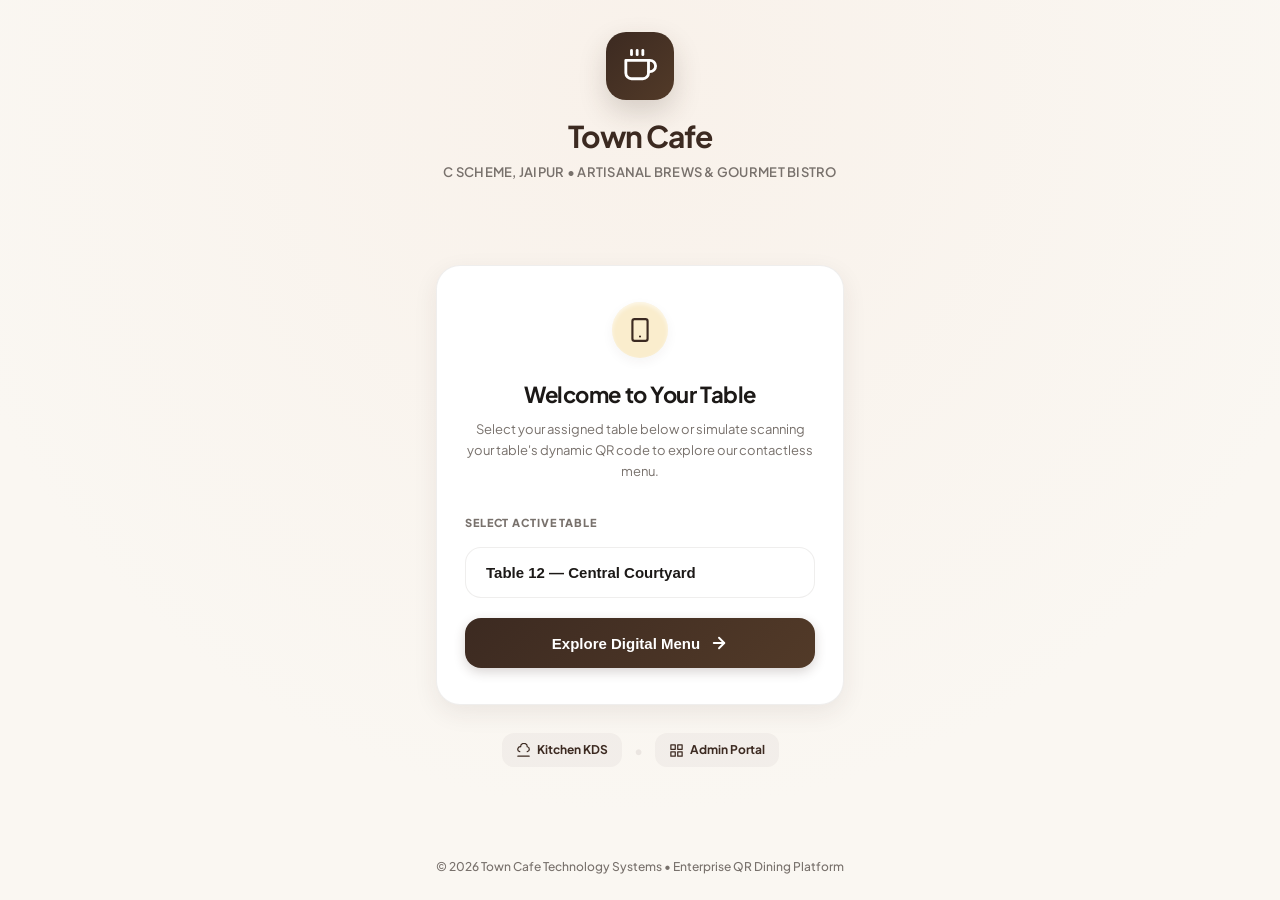
<file: index.html>
<!DOCTYPE html>
<html lang="en">
<head>
  <meta charset="UTF-8">
  <meta name="viewport" content="width=device-width, initial-scale=1.0, maximum-scale=1.0, user-scalable=no">
  <title>Town Cafe — Premium QR Dining Experience</title>
  <link rel="stylesheet" href="css/style.css">
  <link rel="preconnect" href="https://fonts.googleapis.com">
  <link rel="preconnect" href="https://fonts.gstatic.com" crossorigin>
  <link href="https://fonts.googleapis.com/css2?family=Plus+Jakarta+Sans:wght@400;500;600;700;800&display=swap" rel="stylesheet">
  
  <style>
    /* Page-Specific Polish Styles */
    .landing-body {
      min-height: 100vh;
      display: flex;
      flex-direction: column;
      justify-content: space-between;
      background: radial-gradient(circle at 50% 10%, rgba(212, 163, 115, 0.15) 0%, rgba(250, 247, 242, 1) 70%);
    }

    .brand-logo-container {
      position: relative;
      display: inline-flex;
      align-items: center;
      justify-content: center;
      background: linear-gradient(135deg, var(--brand-brown) 0%, var(--brand-brown-light) 100%);
      color: #FFFFFF;
      border-radius: 20px;
      width: 68px;
      height: 68px;
      box-shadow: 0 12px 28px rgba(60, 42, 33, 0.18);
      transition: var(--transition-spring);
    }

    .brand-logo-container:hover {
      transform: scale(1.04) rotate(-2deg);
    }

    .icon-wrapper-badge {
      width: 56px;
      height: 56px;
      border-radius: 50%;
      background: var(--brand-cream);
      color: var(--brand-brown);
      display: inline-flex;
      align-items: center;
      justify-content: center;
      margin-bottom: 20px;
      box-shadow: inset 0 2px 4px rgba(255, 255, 255, 0.6), 0 4px 12px rgba(60, 42, 33, 0.05);
    }

    .select-custom {
      appearance: none;
      -webkit-appearance: none;
      width: 100%;
      padding: 16px 20px;
      border-radius: 16px;
      border: 1px solid var(--border-light);
      background: var(--bg-surface);
      color: var(--text-main);
      font-weight: 600;
      font-size: 15px;
      outline: none;
      cursor: pointer;
      transition: var(--transition-smooth);
      background-image: url("data:image/svg+xml,%3Csvg xmlns='http://www.w3.org/2000/svg' width='16' height='16' viewBox='0 0 24 24' fill='none' stroke='%3C3C2A21' stroke-width='2.5' stroke-linecap='round' stroke-linejoin='round'%3E%3Cpolyline points='6 9 12 15 18 9'%3E%3C/polyline%3E%3C/svg%3E");
      background-repeat: no-repeat;
      background-position: right 18px center;
      padding-right: 48px;
    }

    .select-custom:focus {
      border-color: var(--brand-gold);
      box-shadow: 0 0 0 4px rgba(212, 163, 115, 0.2);
    }

    .portal-shortcut-link {
      display: inline-flex;
      align-items: center;
      gap: 6px;
      color: var(--brand-brown);
      text-decoration: none;
      padding: 8px 14px;
      border-radius: 12px;
      background: rgba(60, 42, 33, 0.04);
      transition: var(--transition-fast);
    }

    .portal-shortcut-link:hover {
      background: rgba(60, 42, 33, 0.08);
      transform: translateY(-1px);
    }
  </style>
</head>
<body class="landing-body">

  <!-- Brand Header -->
  <header style="padding: 32px 24px 16px 24px; text-align: center;">
    <div class="brand-logo-container">
      <svg width="34" height="34" viewBox="0 0 24 24" fill="none" stroke="currentColor" stroke-width="2" stroke-linecap="round" stroke-linejoin="round">
        <path d="M18 8h1a4 4 0 0 1 0 8h-1"></path>
        <path d="M2 8h16v9a4 4 0 0 1-4 4H6a4 4 0 0 1-4-4V8z"></path>
        <line x1="6" y1="1" x2="6" y2="4"></line>
        <line x1="10" y1="1" x2="10" y2="4"></line>
        <line x1="14" y1="1" x2="14" y2="4"></line>
      </svg>
    </div>
    <h1 style="font-size: 30px; margin-top: 14px; color: var(--brand-brown); letter-spacing: -0.03em;">Town Cafe</h1>
    <p style="font-size: 13px; color: var(--text-muted); font-weight: 600; margin-top: 4px; letter-spacing: 0.02em;">
      C SCHEME, JAIPUR &bull; ARTISANAL BREWS & GOURMET BISTRO
    </p>
  </header>

  <!-- Interactive QR Simulation & Table Selection -->
  <main class="container" style="max-width: 440px; width: 100%; margin: 0 auto; text-align: center;">
    
    <div class="glass-card" style="padding: 36px 28px; position: relative; overflow: hidden; backdrop-filter: blur(20px);">
      
      <div class="icon-wrapper-badge">
        <svg width="26" height="26" viewBox="0 0 24 24" fill="none" stroke="currentColor" stroke-width="2" stroke-linecap="round" stroke-linejoin="round">
          <rect x="5" y="2" width="14" height="20" rx="2" ry="2"></rect>
          <line x1="12" y1="18" x2="12.01" y2="18"></line>
        </svg>
      </div>

      <h2 style="font-size: 22px; font-weight: 700; color: var(--text-main);">Welcome to Your Table</h2>
      <p style="font-size: 13px; color: var(--text-muted); margin-top: 8px; line-height: 1.6;">
        Select your assigned table below or simulate scanning your table's dynamic QR code to explore our contactless menu.
      </p>

      <!-- Table Selector Dropdown & Action -->
      <div style="margin-top: 28px; display: flex; flex-direction: column; gap: 14px;">
        <div style="text-align: left;">
          <label for="table-select" style="font-size: 11px; font-weight: 800; color: var(--text-muted); letter-spacing: 0.08em; text-transform: uppercase;">
            Select Active Table
          </label>
        </div>
        
        <select id="table-select" class="select-custom">
          <option value="1">Table 01 — Main Indoor Lounge</option>
          <option value="2">Table 02 — Main Indoor Lounge</option>
          <option value="3">Table 03 — Garden Terrace</option>
          <option value="5">Table 05 — Garden Terrace</option>
          <option value="12" selected>Table 12 — Central Courtyard</option>
          <option value="15">Table 15 — Rooftop Deck</option>
        </select>

        <button onclick="proceedToMenu()" class="btn-primary" style="padding: 16px; border-radius: 16px; justify-content: center; font-size: 15px; font-weight: 700; margin-top: 6px; gap: 10px;">
          <span>Explore Digital Menu</span>
          <svg width="18" height="18" viewBox="0 0 24 24" fill="none" stroke="currentColor" stroke-width="2.5" stroke-linecap="round" stroke-linejoin="round">
            <line x1="5" y1="12" x2="19" y2="12"></line>
            <polyline points="12 5 19 12 12 19"></polyline>
          </svg>
        </button>
      </div>
    </div>

    <!-- Quick Enterprise Portal Links -->
    <div style="margin-top: 28px; display: flex; justify-content: center; align-items: center; gap: 12px; font-size: 12px; font-weight: 700;">
      <a href="pages/staff.html" class="portal-shortcut-link">
        <svg width="15" height="15" viewBox="0 0 24 24" fill="none" stroke="currentColor" stroke-width="2" stroke-linecap="round" stroke-linejoin="round">
          <path d="M6 13.87A4 4 0 0 1 7.41 6a5.11 5.11 0 0 1 10.58 0A4 4 0 0 1 18 13.87"></path>
          <path d="M3 21h18"></path>
        </svg>
        Kitchen KDS
      </a>
      
      <span style="color: var(--border-light); font-size: 14px;">&bull;</span>
      
      <a href="pages/admin.html" class="portal-shortcut-link">
        <svg width="15" height="15" viewBox="0 0 24 24" fill="none" stroke="currentColor" stroke-width="2" stroke-linecap="round" stroke-linejoin="round">
          <rect x="3" y="3" width="7" height="7"></rect>
          <rect x="14" y="3" width="7" height="7"></rect>
          <rect x="14" y="14" width="7" height="7"></rect>
          <rect x="3" y="14" width="7" height="7"></rect>
        </svg>
        Admin Portal
      </a>
    </div>

  </main>

  <!-- Footer Info -->
  <footer style="padding: 24px; text-align: center; font-size: 12px; color: var(--text-muted); font-weight: 500;">
    &copy; 2026 Town Cafe Technology Systems &bull; Enterprise QR Dining Platform
  </footer>

  <script src="js/script.js"></script>
  <script>
    function proceedToMenu() {
      const selectedTable = document.getElementById('table-select').value;
      localStorage.setItem('towncafe_table', selectedTable);
      window.location.href = `pages/customer.html?table=${selectedTable}`;
    }
  </script>
</body>
</html>
</file>
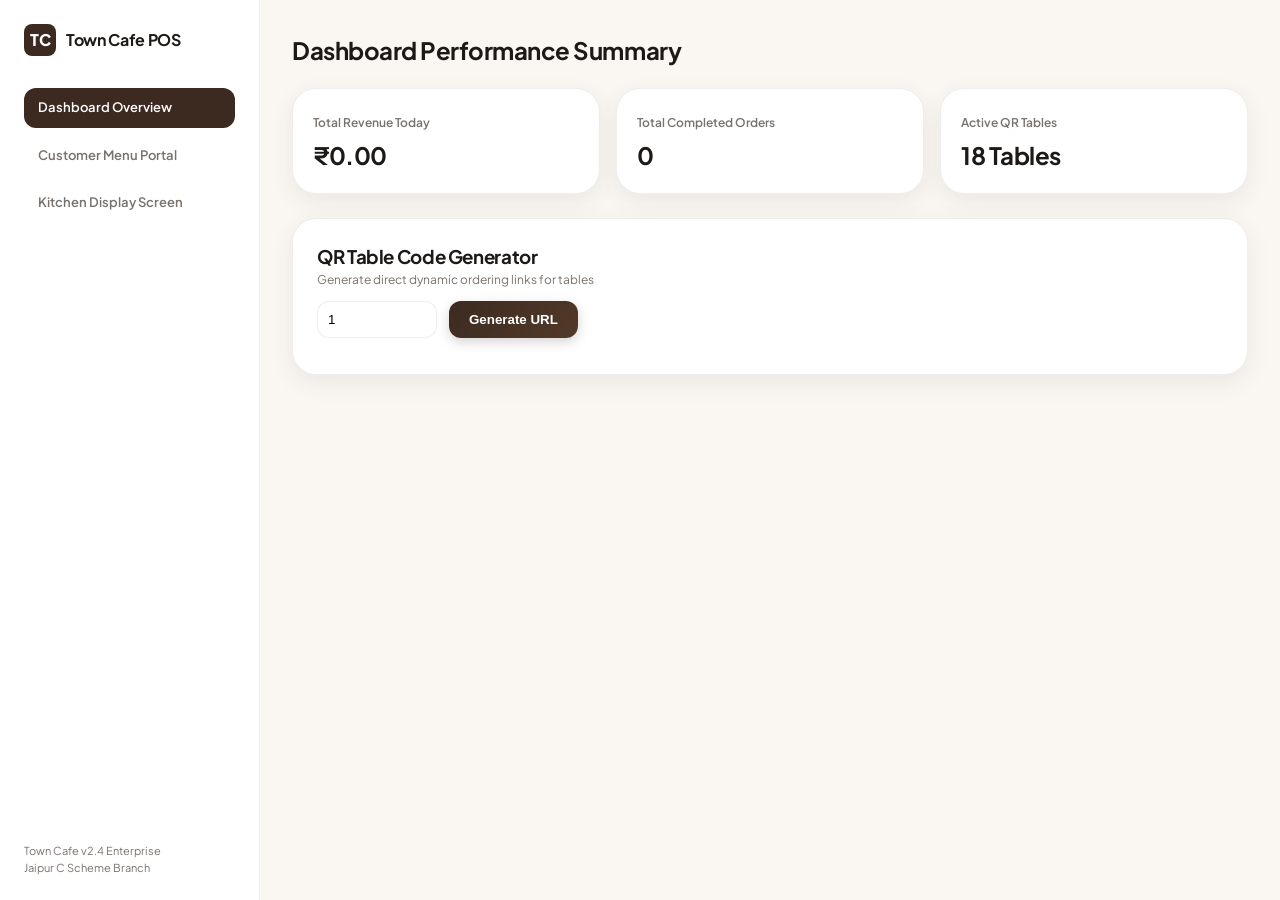
<file: pages/admin.html>
<!DOCTYPE html>
<html lang="en">
<head>
  <meta charset="UTF-8">
  <meta name="viewport" content="width=device-width, initial-scale=1.0">
  <title>Admin Operations & Analytics — Town Cafe</title>
  <link rel="stylesheet" href="../css/style.css">
  <link href="https://fonts.googleapis.com/css2?family=Plus+Jakarta+Sans:wght@400;500;600;700;800&display=swap" rel="stylesheet">
</head>
<body>

  <div style="display: flex; min-height: 100vh;">
    <!-- Left Navigation Sidebar -->
    <aside style="width: 260px; background: var(--bg-surface); border-right: 1px solid var(--border-light); padding: 24px; display: flex; flex-direction: column; justify-content: space-between;">
      <div>
        <div style="display: flex; align-items: center; gap: 10px; margin-bottom: 32px;">
          <div style="background: var(--brand-brown); color: white; border-radius: 8px; width: 32px; height: 32px; display: flex; align-items: center; justify-content: center; font-weight: 800;">TC</div>
          <h3 style="font-size: 16px;">Town Cafe POS</h3>
        </div>

        <nav style="display: flex; flex-direction: column; gap: 8px;">
          <a href="#" style="text-decoration: none; padding: 10px 14px; border-radius: 12px; background: var(--brand-brown); color: white; font-weight: 600; font-size: 13px;">Dashboard Overview</a>
          <a href="customer.html" style="text-decoration: none; padding: 10px 14px; border-radius: 12px; color: var(--text-muted); font-weight: 600; font-size: 13px;">Customer Menu Portal</a>
          <a href="staff.html" style="text-decoration: none; padding: 10px 14px; border-radius: 12px; color: var(--text-muted); font-weight: 600; font-size: 13px;">Kitchen Display Screen</a>
        </nav>
      </div>

      <div style="font-size: 11px; color: var(--text-muted);">
        Town Cafe v2.4 Enterprise<br>Jaipur C Scheme Branch
      </div>
    </aside>

    <!-- Main Content Area -->
    <main style="flex-grow: 1; padding: 32px;">
      <h2>Dashboard Performance Summary</h2>
      
      <!-- Top Analytics Metric Cards -->
      <div style="display: grid; grid-template-columns: repeat(auto-fit, minmax(220px, 1fr)); gap: 16px; margin-top: 20px;">
        <div class="glass-card" style="padding: 20px;">
          <span style="font-size: 12px; color: var(--text-muted); font-weight: 600;">Total Revenue Today</span>
          <h3 style="font-size: 24px; margin-top: 4px;" id="admin-rev-sum">₹0.00</h3>
        </div>
        <div class="glass-card" style="padding: 20px;">
          <span style="font-size: 12px; color: var(--text-muted); font-weight: 600;">Total Completed Orders</span>
          <h3 style="font-size: 24px; margin-top: 4px;" id="admin-orders-count">0</h3>
        </div>
        <div class="glass-card" style="padding: 20px;">
          <span style="font-size: 12px; color: var(--text-muted); font-weight: 600;">Active QR Tables</span>
          <h3 style="font-size: 24px; margin-top: 4px;">18 Tables</h3>
        </div>
      </div>

      <!-- Quick QR Code Generator Component -->
      <section class="glass-card" style="padding: 24px; margin-top: 24px;">
        <h3>QR Table Code Generator</h3>
        <p style="font-size: 12px; color: var(--text-muted); margin-bottom: 12px;">Generate direct dynamic ordering links for tables</p>
        <div style="display: flex; gap: 12px; max-width: 400px;">
          <input type="number" id="qr-table-input" value="1" placeholder="Enter Table No" style="padding: 10px; border-radius: 12px; border: 1px solid var(--border-light); width: 120px;">
          <button onclick="generateQRLink()" class="btn-primary" style="border-radius: 12px; padding: 10px 20px;">Generate URL</button>
        </div>
        <div id="qr-output" style="margin-top: 12px; font-weight: 700; font-size: 13px; color: var(--brand-brown);"></div>
      </section>
    </main>
  </div>

  <script src="../js/script.js"></script>
  <script>
    function renderAdminStats() {
      const orders = TownCafe.getOrders();
      const rev = orders.reduce((acc, o) => acc + o.total, 0);
      document.getElementById('admin-rev-sum').textContent = `₹${rev.toFixed(2)}`;
      document.getElementById('admin-orders-count').textContent = orders.length;
    }

    function generateQRLink() {
      const table = document.getElementById('qr-table-input').value;
      const url = `${window.location.origin}/pages/customer.html?table=${table}`;
      document.getElementById('qr-output').innerHTML = `Generated Table ${table} Link: <a href="${url}" target="_blank">${url}</a>`;
    }

    renderAdminStats();
  </script>
</body>
</html>
</file>
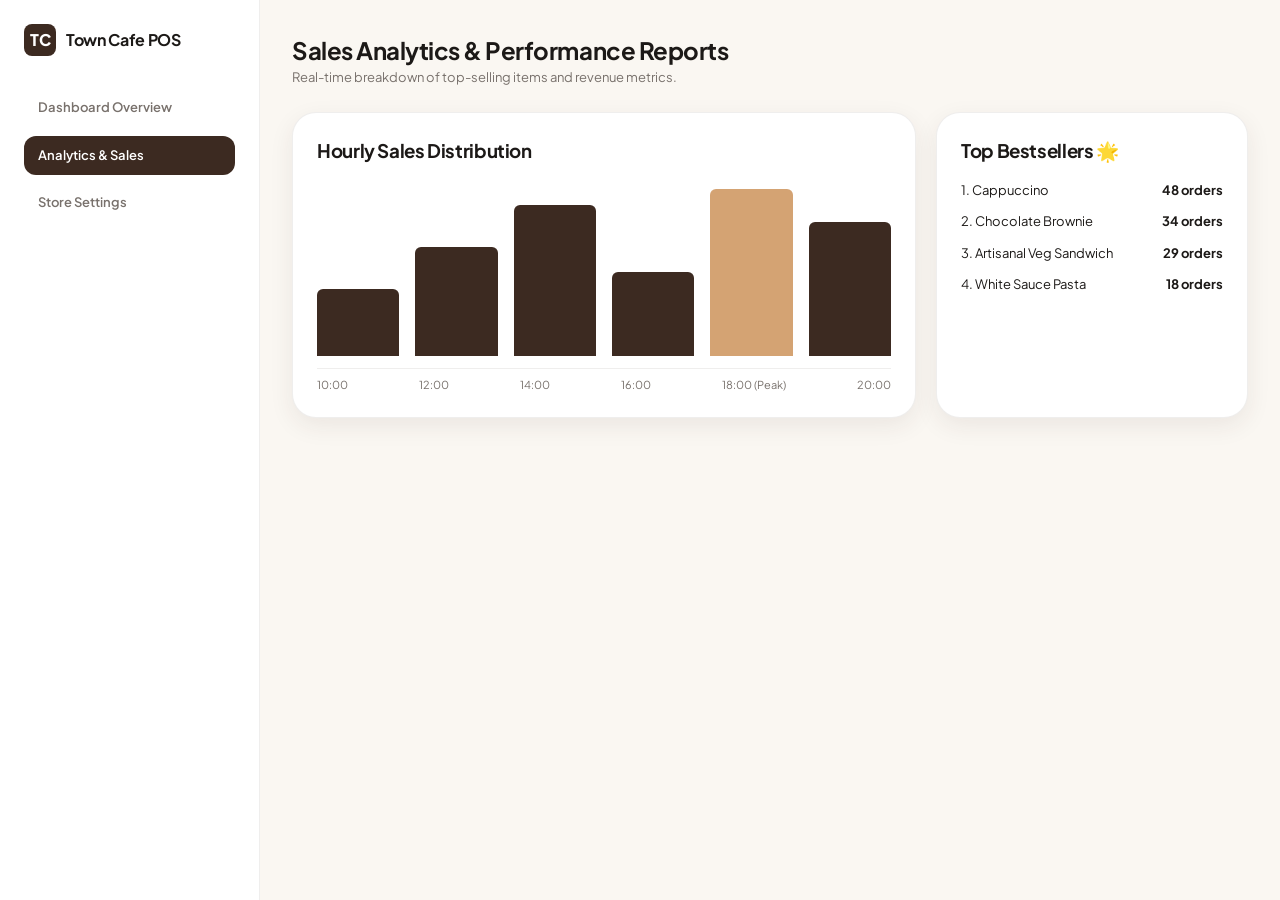
<file: pages/analytics.html>
<!DOCTYPE html>
<html lang="en">
<head>
  <meta charset="UTF-8">
  <meta name="viewport" content="width=device-width, initial-scale=1.0">
  <title>Detailed Analytics — Town Cafe</title>
  <link rel="stylesheet" href="../css/style.css">
  <link href="https://fonts.googleapis.com/css2?family=Plus+Jakarta+Sans:wght@400;500;600;700;800&display=swap" rel="stylesheet">
</head>
<body>

  <div style="display: flex; min-height: 100vh;">
    <!-- Left Navigation Sidebar -->
    <aside style="width: 260px; background: var(--bg-surface); border-right: 1px solid var(--border-light); padding: 24px; display: flex; flex-direction: column; justify-content: space-between;">
      <div>
        <div style="display: flex; align-items: center; gap: 10px; margin-bottom: 32px;">
          <div style="background: var(--brand-brown); color: white; border-radius: 8px; width: 32px; height: 32px; display: flex; align-items: center; justify-content: center; font-weight: 800;">TC</div>
          <h3 style="font-size: 16px;">Town Cafe POS</h3>
        </div>

        <nav style="display: flex; flex-direction: column; gap: 8px;">
          <a href="admin.html" style="text-decoration: none; padding: 10px 14px; border-radius: 12px; color: var(--text-muted); font-weight: 600; font-size: 13px;">Dashboard Overview</a>
          <a href="analytics.html" style="text-decoration: none; padding: 10px 14px; border-radius: 12px; background: var(--brand-brown); color: white; font-weight: 600; font-size: 13px;">Analytics & Sales</a>
          <a href="settings.html" style="text-decoration: none; padding: 10px 14px; border-radius: 12px; color: var(--text-muted); font-weight: 600; font-size: 13px;">Store Settings</a>
        </nav>
      </div>
    </aside>

    <!-- Analytics Dashboard Content -->
    <main style="flex-grow: 1; padding: 32px;">
      <h2>Sales Analytics & Performance Reports</h2>
      <p style="font-size: 13px; color: var(--text-muted); margin-bottom: 24px;">Real-time breakdown of top-selling items and revenue metrics.</p>

      <!-- Revenue Chart & Highlights -->
      <div style="display: grid; grid-template-columns: 2fr 1fr; gap: 20px;">
        
        <div class="glass-card" style="padding: 24px;">
          <h3>Hourly Sales Distribution</h3>
          <div style="display: flex; align-items: flex-end; gap: 16px; height: 180px; margin-top: 24px; padding-bottom: 12px; border-bottom: 1px solid var(--border-light);">
            <div style="flex:1; background: var(--brand-brown); height: 40%; border-radius: 6px 6px 0 0;" title="10 AM"></div>
            <div style="flex:1; background: var(--brand-brown); height: 65%; border-radius: 6px 6px 0 0;" title="12 PM"></div>
            <div style="flex:1; background: var(--brand-brown); height: 90%; border-radius: 6px 6px 0 0;" title="2 PM"></div>
            <div style="flex:1; background: var(--brand-brown); height: 50%; border-radius: 6px 6px 0 0;" title="4 PM"></div>
            <div style="flex:1; background: var(--brand-gold); height: 100%; border-radius: 6px 6px 0 0;" title="6 PM"></div>
            <div style="flex:1; background: var(--brand-brown); height: 80%; border-radius: 6px 6px 0 0;" title="8 PM"></div>
          </div>
          <div style="display: flex; justify-content: space-between; font-size: 11px; color: var(--text-muted); margin-top: 8px;">
            <span>10:00</span><span>12:00</span><span>14:00</span><span>16:00</span><span>18:00 (Peak)</span><span>20:00</span>
          </div>
        </div>

        <!-- Top Selling Items List -->
        <div class="glass-card" style="padding: 24px;">
          <h3>Top Bestsellers 🌟</h3>
          <div style="margin-top: 16px; display: flex; flex-direction: column; gap: 12px;">
            <div style="display: flex; justify-content: space-between; font-size: 13px;">
              <span>1. Cappuccino</span>
              <span style="font-weight: 700;">48 orders</span>
            </div>
            <div style="display: flex; justify-content: space-between; font-size: 13px;">
              <span>2. Chocolate Brownie</span>
              <span style="font-weight: 700;">34 orders</span>
            </div>
            <div style="display: flex; justify-content: space-between; font-size: 13px;">
              <span>3. Artisanal Veg Sandwich</span>
              <span style="font-weight: 700;">29 orders</span>
            </div>
            <div style="display: flex; justify-content: space-between; font-size: 13px;">
              <span>4. White Sauce Pasta</span>
              <span style="font-weight: 700;">18 orders</span>
            </div>
          </div>
        </div>

      </div>

    </main>
  </div>

  <script src="../js/script.js"></script>
</body>
</html>
</file>
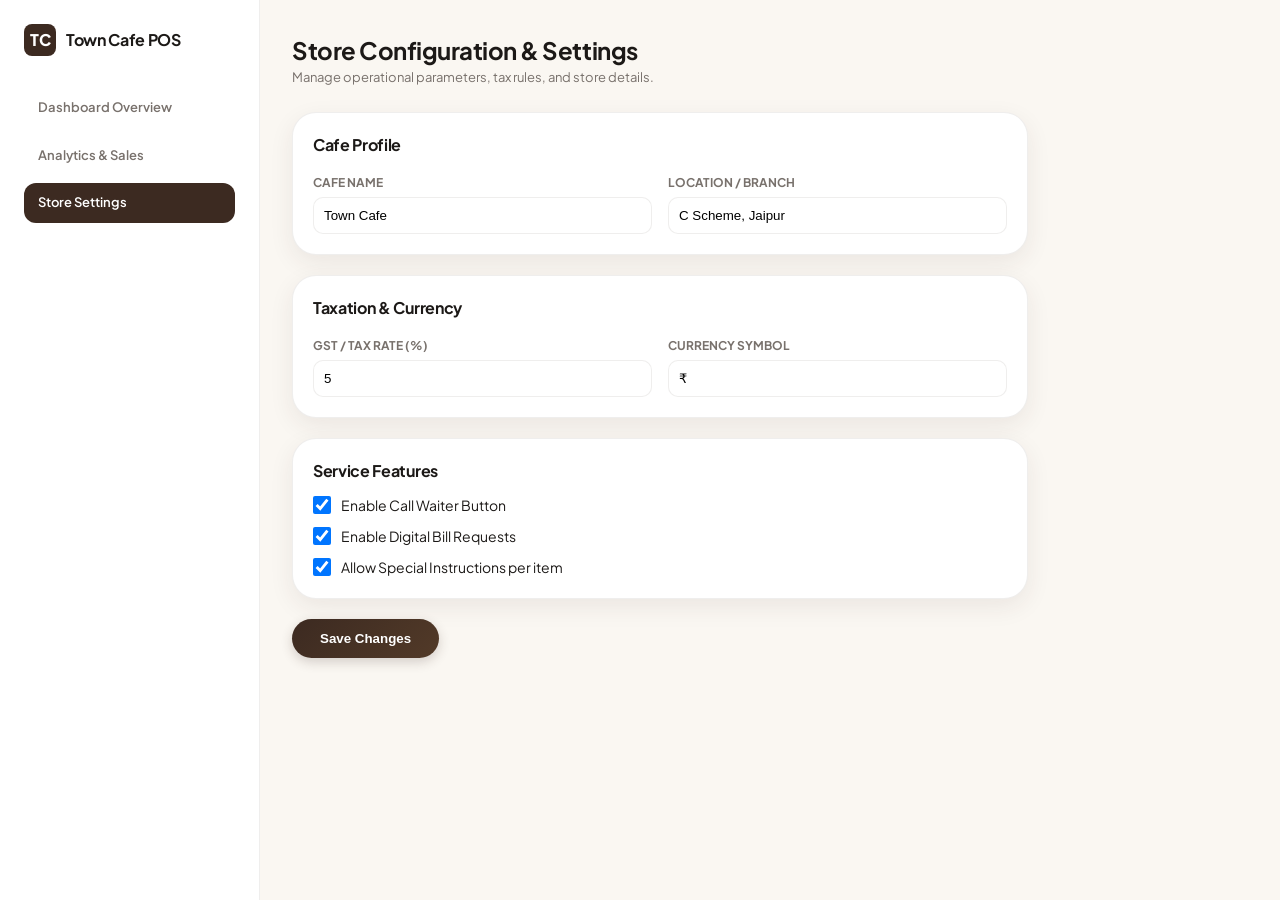
<file: pages/settings.html>
<!DOCTYPE html>
<html lang="en">
<head>
  <meta charset="UTF-8">
  <meta name="viewport" content="width=device-width, initial-scale=1.0">
  <title>Cafe Settings — Town Cafe</title>
  <link rel="stylesheet" href="../css/style.css">
  <link href="https://fonts.googleapis.com/css2?family=Plus+Jakarta+Sans:wght@400;500;600;700;800&display=swap" rel="stylesheet">
</head>
<body>

  <div style="display: flex; min-height: 100vh;">
    <!-- Left Navigation Sidebar -->
    <aside style="width: 260px; background: var(--bg-surface); border-right: 1px solid var(--border-light); padding: 24px; display: flex; flex-direction: column; justify-content: space-between;">
      <div>
        <div style="display: flex; align-items: center; gap: 10px; margin-bottom: 32px;">
          <div style="background: var(--brand-brown); color: white; border-radius: 8px; width: 32px; height: 32px; display: flex; align-items: center; justify-content: center; font-weight: 800;">TC</div>
          <h3 style="font-size: 16px;">Town Cafe POS</h3>
        </div>

        <nav style="display: flex; flex-direction: column; gap: 8px;">
          <a href="admin.html" style="text-decoration: none; padding: 10px 14px; border-radius: 12px; color: var(--text-muted); font-weight: 600; font-size: 13px;">Dashboard Overview</a>
          <a href="analytics.html" style="text-decoration: none; padding: 10px 14px; border-radius: 12px; color: var(--text-muted); font-weight: 600; font-size: 13px;">Analytics & Sales</a>
          <a href="settings.html" style="text-decoration: none; padding: 10px 14px; border-radius: 12px; background: var(--brand-brown); color: white; font-weight: 600; font-size: 13px;">Store Settings</a>
        </nav>
      </div>
    </aside>

    <!-- Settings Content Area -->
    <main style="flex-grow: 1; padding: 32px; max-width: 800px;">
      <h2>Store Configuration & Settings</h2>
      <p style="font-size: 13px; color: var(--text-muted); margin-bottom: 24px;">Manage operational parameters, tax rules, and store details.</p>

      <form onsubmit="saveSettings(event)" style="display: flex; flex-direction: column; gap: 20px;">
        
        <!-- Store Identity -->
        <div class="glass-card" style="padding: 20px;">
          <h3 style="font-size: 16px; margin-bottom: 12px;">Cafe Profile</h3>
          <div style="display: grid; grid-template-columns: 1fr 1fr; gap: 16px;">
            <div>
              <label style="font-size: 12px; font-weight: 700; color: var(--text-muted);">CAFE NAME</label>
              <input type="text" value="Town Cafe" style="width: 100%; padding: 10px; border-radius: 10px; border: 1px solid var(--border-light); margin-top: 4px;">
            </div>
            <div>
              <label style="font-size: 12px; font-weight: 700; color: var(--text-muted);">LOCATION / BRANCH</label>
              <input type="text" value="C Scheme, Jaipur" style="width: 100%; padding: 10px; border-radius: 10px; border: 1px solid var(--border-light); margin-top: 4px;">
            </div>
          </div>
        </div>

        <!-- Tax & Billing Config -->
        <div class="glass-card" style="padding: 20px;">
          <h3 style="font-size: 16px; margin-bottom: 12px;">Taxation & Currency</h3>
          <div style="display: grid; grid-template-columns: 1fr 1fr; gap: 16px;">
            <div>
              <label style="font-size: 12px; font-weight: 700; color: var(--text-muted);">GST / TAX RATE (%)</label>
              <input type="number" value="5" style="width: 100%; padding: 10px; border-radius: 10px; border: 1px solid var(--border-light); margin-top: 4px;">
            </div>
            <div>
              <label style="font-size: 12px; font-weight: 700; color: var(--text-muted);">CURRENCY SYMBOL</label>
              <input type="text" value="₹" style="width: 100%; padding: 10px; border-radius: 10px; border: 1px solid var(--border-light); margin-top: 4px;">
            </div>
          </div>
        </div>

        <!-- Service Options -->
        <div class="glass-card" style="padding: 20px;">
          <h3 style="font-size: 16px; margin-bottom: 12px;">Service Features</h3>
          <div style="display: flex; flex-direction: column; gap: 10px; font-size: 14px;">
            <label style="display: flex; align-items: center; gap: 10px; cursor: pointer;">
              <input type="checkbox" checked style="width: 18px; height: 18px;"> Enable Call Waiter Button
            </label>
            <label style="display: flex; align-items: center; gap: 10px; cursor: pointer;">
              <input type="checkbox" checked style="width: 18px; height: 18px;"> Enable Digital Bill Requests
            </label>
            <label style="display: flex; align-items: center; gap: 10px; cursor: pointer;">
              <input type="checkbox" checked style="width: 18px; height: 18px;"> Allow Special Instructions per item
            </label>
          </div>
        </div>

        <button type="submit" class="btn-primary" style="align-self: flex-start; padding: 12px 28px;">
          Save Changes
        </button>

      </form>
    </main>
  </div>

  <script src="../js/script.js"></script>
  <script>
    function saveSettings(e) {
      e.preventDefault();
      TownCafe.showToast("Store settings saved successfully!");
    }
  </script>
</body>
</html>
</file>
<file: css/style.css>
/* ==========================================================================
   TOWN CAFE (JAIPUR C SCHEME) - PREMIUM DESIGN SYSTEM
   Palette: Coffee Brown, Cream White, Warm Ivory, Caramel Gold, Emerald
   ========================================================================== */

:root {
  /* Primary Color Palette */
  --bg-primary: #FAF7F2;
  --bg-surface: #FFFFFF;
  --bg-surface-glass: rgba(255, 255, 255, 0.75);
  --bg-dark-surface: #1E1B18;
  
  --brand-brown: #3C2A21;
  --brand-brown-light: #523A28;
  --brand-gold: #D4A373;
  --brand-cream: #FAEDCD;
  --brand-ivory: #FEFAE0;
  
  /* Text Colors */
  --text-main: #1C1917;
  --text-muted: #78716C;
  --text-inverse: #FFFFFF;
  
  /* Status Colors */
  --status-veg: #16A34A;
  --status-nonveg: #DC2626;
  --status-pending: #EAB308;
  --status-active: #2563EB;
  --status-success: #16A34A;
  
  /* Borders & Shadows */
  --border-light: rgba(60, 42, 33, 0.08);
  --border-glass: rgba(255, 255, 255, 0.4);
  --shadow-sm: 0 2px 8px rgba(60, 42, 33, 0.04);
  --shadow-md: 0 8px 24px rgba(60, 42, 33, 0.08);
  --shadow-lg: 0 16px 32px rgba(60, 42, 33, 0.12);
  --shadow-glass: 0 8px 32px 0 rgba(31, 38, 135, 0.07);
  
  /* Radii */
  --radius-sm: 12px;
  --radius-md: 16px;
  --radius-lg: 24px;
  --radius-full: 9999px;
  
  /* Transitions */
  --transition-fast: all 0.2s cubic-bezier(0.4, 0, 0.2, 1);
  --transition-smooth: all 0.35s cubic-bezier(0.16, 1, 0.3, 1);
  --transition-spring: all 0.5s cubic-bezier(0.34, 1.56, 0.64, 1);
}

/* Dark Mode Overrides */
[data-theme="dark"] {
  --bg-primary: #12100E;
  --bg-surface: #1C1917;
  --bg-surface-glass: rgba(28, 25, 23, 0.8);
  --text-main: #F5F5F4;
  --text-muted: #A8A29E;
  --border-light: rgba(255, 255, 255, 0.1);
  --shadow-md: 0 8px 24px rgba(0, 0, 0, 0.4);
}

/* Base Resets */
*, *::before, *::after {
  box-sizing: border-box;
  margin: 0;
  padding: 0;
  -webkit-tap-highlight-color: transparent;
}

body {
  font-family: 'Plus Jakarta Sans', 'Inter', -apple-system, BlinkMacSystemFont, sans-serif;
  background-color: var(--bg-primary);
  color: var(--text-main);
  line-height: 1.5;
  overflow-x: hidden;
  transition: var(--transition-fast);
}

/* Glassmorphism Classes */
.glass-panel {
  background: var(--bg-surface-glass);
  backdrop-filter: blur(16px);
  -webkit-backdrop-filter: blur(16px);
  border: 1px solid var(--border-glass);
  box-shadow: var(--shadow-glass);
}

.glass-card {
  background: var(--bg-surface);
  border: 1px solid var(--border-light);
  border-radius: var(--radius-lg);
  box-shadow: var(--shadow-md);
  transition: var(--transition-smooth);
}

.glass-card:hover {
  transform: translateY(-4px) scale(1.01);
  box-shadow: var(--shadow-lg);
}

/* Typography Helpers */
h1, h2, h3, h4 {
  font-weight: 700;
  letter-spacing: -0.02em;
  color: var(--text-main);
}

.font-gold { color: var(--brand-gold); }
.font-brown { color: var(--brand-brown); }

/* Badges */
.badge-veg, .badge-nonveg {
  width: 16px;
  height: 16px;
  border-radius: 4px;
  display: inline-flex;
  align-items: center;
  justify-content: center;
  border: 1.5px solid var(--status-veg);
}
.badge-veg::after {
  content: '';
  width: 8px;
  height: 8px;
  border-radius: 50%;
  background: var(--status-veg);
}
.badge-nonveg {
  border-color: var(--status-nonveg);
}
.badge-nonveg::after {
  content: '';
  width: 0;
  height: 0;
  border-left: 4px solid transparent;
  border-right: 4px solid transparent;
  border-bottom: 8px solid var(--status-nonveg);
}

/* Floating Bottom Navigation Bar */
.bottom-nav {
  position: fixed;
  bottom: 20px;
  left: 50%;
  transform: translateX(-50%);
  width: calc(100% - 32px);
  max-width: 480px;
  height: 64px;
  border-radius: var(--radius-full);
  display: flex;
  justify-content: space-around;
  align-items: center;
  z-index: 1000;
  padding: 0 12px;
}

.nav-item {
  display: flex;
  flex-direction: column;
  align-items: center;
  text-decoration: none;
  color: var(--text-muted);
  font-size: 11px;
  font-weight: 600;
  transition: var(--transition-fast);
}

.nav-item.active {
  color: var(--brand-gold);
}

.nav-item svg {
  width: 22px;
  height: 22px;
  fill: currentColor;
  margin-bottom: 2px;
}

/* Floating Action Toast Bar */
.cart-floating-bar {
  position: fixed;
  bottom: 96px;
  left: 50%;
  transform: translateX(-50%);
  width: calc(100% - 32px);
  max-width: 480px;
  background: var(--brand-brown);
  color: var(--text-inverse);
  padding: 14px 20px;
  border-radius: var(--radius-lg);
  display: flex;
  justify-content: space-between;
  align-items: center;
  box-shadow: var(--shadow-lg);
  z-index: 999;
  animation: slideUp 0.4s cubic-bezier(0.16, 1, 0.3, 1);
}

@keyframes slideUp {
  from { transform: translate(-50%, 40px); opacity: 0; }
  to { transform: translate(-50%, 0); opacity: 1; }
}

/* Primary Button Styling */
.btn-primary {
  background: linear-gradient(135deg, var(--brand-brown) 0%, var(--brand-brown-light) 100%);
  color: #FFFFFF;
  border: none;
  padding: 12px 24px;
  border-radius: var(--radius-full);
  font-weight: 600;
  cursor: pointer;
  display: inline-flex;
  align-items: center;
  gap: 8px;
  transition: var(--transition-fast);
  box-shadow: 0 4px 12px rgba(60, 42, 33, 0.2);
}

.btn-primary:active {
  transform: scale(0.96);
}

/* Layout Utilities */
.container {
  max-width: 1200px;
  margin: 0 auto;
  padding: 16px;
}

.grid-menu {
  display: grid;
  grid-template-columns: repeat(auto-fill, minmax(280px, 1fr));
  gap: 20px;
  margin-top: 20px;
}

/* Animations */
.pulse {
  animation: pulse-animation 2s infinite;
}
@keyframes pulse-animation {
  0% { box-shadow: 0 0 0 0px rgba(212, 163, 115, 0.4); }
  70% { box-shadow: 0 0 0 12px rgba(212, 163, 115, 0); }
  100% { box-shadow: 0 0 0 0px rgba(212, 163, 115, 0); }
}
</file>
